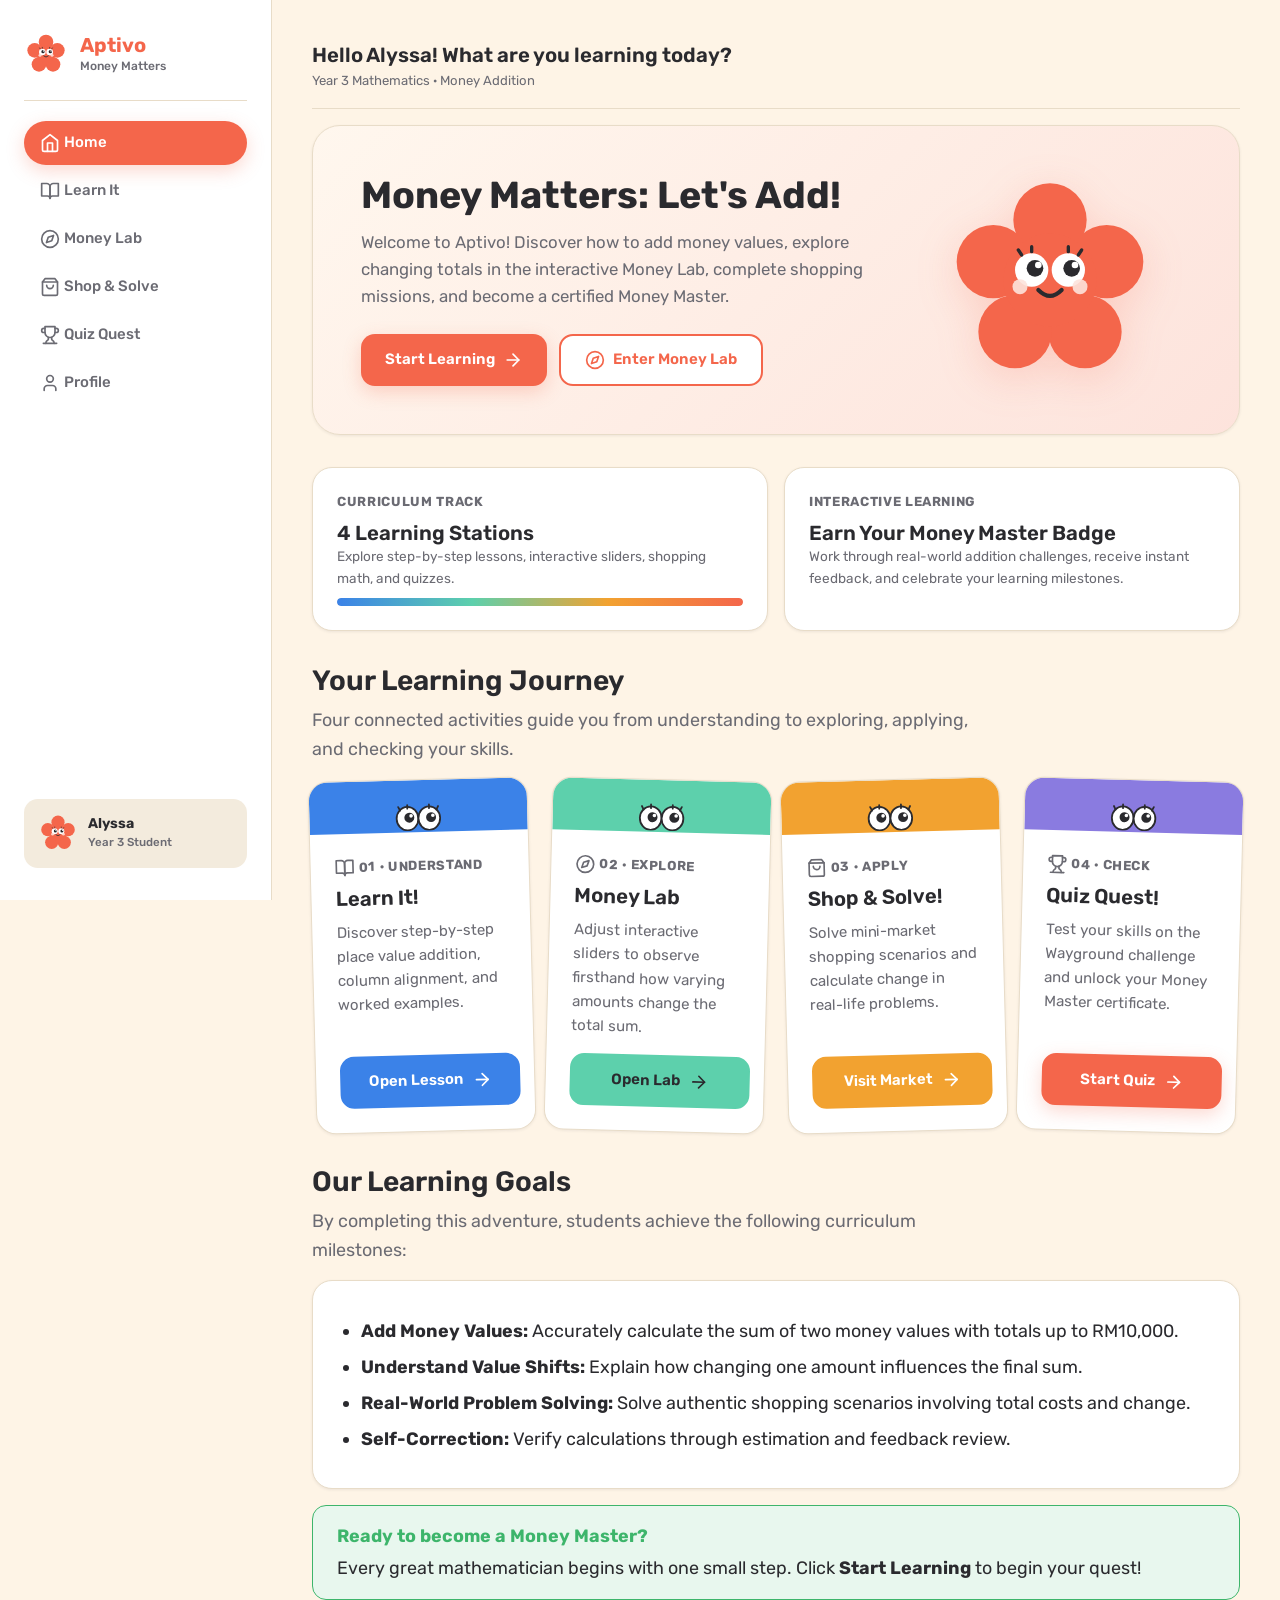
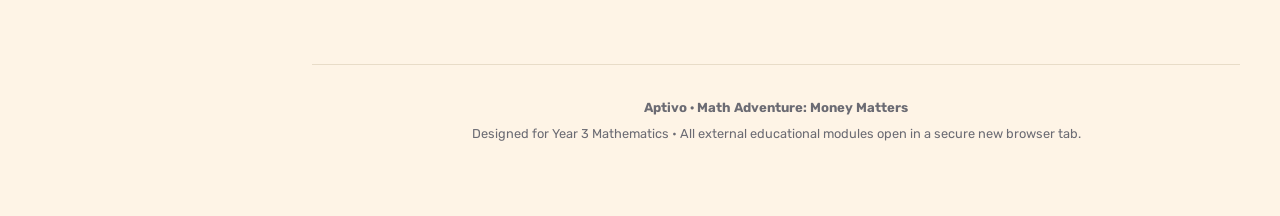
<file: index.html>
<!DOCTYPE html>
<html lang="en">
<head>
  <meta charset="UTF-8">
  <meta name="viewport" content="width=device-width, initial-scale=1.0, viewport-fit=cover">
  <title>Aptivo | Math Adventure: Money Matters</title>
  <link rel="preconnect" href="https://fonts.googleapis.com">
  <link rel="preconnect" href="https://fonts.gstatic.com" crossorigin>
  <link href="https://fonts.googleapis.com/css2?family=Rubik:wght@400;500;600;700&display=swap" rel="stylesheet">
  <link rel="stylesheet" href="style.css">
</head>
<body>

  <!-- ==========================================================================
       SVG ICON SPRITE & PETAL MASCOT (No Emojis - Clean 2px stroke icons)
       ========================================================================== -->
  <svg style="display: none;" xmlns="http://www.w3.org/2000/svg">
    <!-- Petal Mascot Full -->
    <symbol id="petal-mascot" viewBox="0 0 120 120">
      <circle cx="60" cy="24" r="22" fill="#F4664B"/>
      <circle cx="94" cy="49" r="22" fill="#F4664B"/>
      <circle cx="81" cy="91" r="22" fill="#F4664B"/>
      <circle cx="39" cy="91" r="22" fill="#F4664B"/>
      <circle cx="26" cy="49" r="22" fill="#F4664B"/>
      <circle cx="60" cy="60" r="28" fill="#F4664B"/>
      <!-- Eyes -->
      <circle cx="49" cy="54" r="10" fill="#FFFFFF"/>
      <circle cx="51" cy="53" r="5" fill="#2A2A2E"/>
      <circle cx="53" cy="51" r="2" fill="#FFFFFF"/>
      <circle cx="71" cy="54" r="10" fill="#FFFFFF"/>
      <circle cx="73" cy="53" r="5" fill="#2A2A2E"/>
      <circle cx="75" cy="51" r="2" fill="#FFFFFF"/>
      <!-- Eyelashes -->
      <path d="M43 45 L41 42 M49 43 L49 40 M71 43 L71 40 M77 45 L79 42" stroke="#2A2A2E" stroke-width="2" stroke-linecap="round"/>
      <!-- Rosy Cheeks -->
      <circle cx="42" cy="64" r="4.5" fill="#FDE3DC" opacity="0.9"/>
      <circle cx="78" cy="64" r="4.5" fill="#FDE3DC" opacity="0.9"/>
      <!-- Smile -->
      <path d="M53 66 Q60 73 67 66" fill="none" stroke="#2A2A2E" stroke-width="2.5" stroke-linecap="round"/>
    </symbol>

    <!-- Petal Peeking Eyes (Card Top Band) -->
    <symbol id="petal-eyes" viewBox="0 0 64 32">
      <ellipse cx="20" cy="18" rx="12" ry="13" fill="#FFFFFF" stroke="#2A2A2E" stroke-width="2"/>
      <circle cx="22" cy="17" r="5.5" fill="#2A2A2E"/>
      <circle cx="24" cy="15" r="2" fill="#FFFFFF"/>
      <path d="M12 9 L10 5 M20 7 L20 3" stroke="#2A2A2E" stroke-width="2" stroke-linecap="round"/>
      <ellipse cx="44" cy="18" rx="12" ry="13" fill="#FFFFFF" stroke="#2A2A2E" stroke-width="2"/>
      <circle cx="46" cy="17" r="5.5" fill="#2A2A2E"/>
      <circle cx="48" cy="15" r="2" fill="#FFFFFF"/>
      <path d="M44 7 L44 3 M52 9 L54 5" stroke="#2A2A2E" stroke-width="2" stroke-linecap="round"/>
    </symbol>

    <!-- UI Icons -->
    <symbol id="icon-panel-left" viewBox="0 0 24 24">
      <rect width="18" height="18" x="3" y="3" rx="2"/>
      <path d="M9 3v18"/>
    </symbol>
    <symbol id="icon-menu" viewBox="0 0 24 24">
      <line x1="4" x2="20" y1="12" y2="12"/>
      <line x1="4" x2="20" y1="6" y2="6"/>
      <line x1="4" x2="20" y1="18" y2="18"/>
    </symbol>
    <symbol id="icon-home" viewBox="0 0 24 24">
      <path d="m3 9 9-7 9 7v11a2 2 0 0 1-2 2H5a2 2 0 0 1-2-2z"/>
      <polyline points="9 22 9 12 15 12 15 22"/>
    </symbol>
    <symbol id="icon-book-open" viewBox="0 0 24 24">
      <path d="M2 3h6a4 4 0 0 1 4 4v14a3 3 0 0 0-3-3H2z"/>
      <path d="M22 3h-6a4 4 0 0 0-4 4v14a3 3 0 0 1 3-3h7z"/>
    </symbol>
    <symbol id="icon-compass" viewBox="0 0 24 24">
      <circle cx="12" cy="12" r="10"/>
      <polygon points="16.24 7.76 14.12 14.12 7.76 16.24 9.88 9.88 16.24 7.76"/>
    </symbol>
    <symbol id="icon-shopping-bag" viewBox="0 0 24 24">
      <path d="M6 2 3 6v14a2 2 0 0 0 2 2h14a2 2 0 0 0 2-2V6l-3-4Z"/>
      <path d="M3 6h18"/>
      <path d="M16 10a4 4 0 0 1-8 0"/>
    </symbol>
    <symbol id="icon-trophy" viewBox="0 0 24 24">
      <path d="M6 9H4.5a2.5 2.5 0 0 1 0-5H6"/>
      <path d="M18 9h1.5a2.5 2.5 0 0 0 0-5H18"/>
      <path d="M4 22h16"/>
      <path d="M10 14.66V17c0 .55-.47.98-.97 1.21C7.85 18.75 7 20.24 7 22"/>
      <path d="M14 14.66V17c0 .55.47.98.97 1.21C16.15 18.75 17 20.24 17 22"/>
      <path d="M18 2H6v7a6 6 0 0 0 12 0V2Z"/>
    </symbol>
    <symbol id="icon-bell" viewBox="0 0 24 24">
      <path d="M6 8a6 6 0 0 1 12 0c0 7 3 9 3 9H3s3-2 3-9"/>
      <path d="M10.3 21a1.94 1.94 0 0 0 3.4 0"/>
    </symbol>
    <symbol id="icon-flame" viewBox="0 0 24 24">
      <path d="M8.5 14.5A2.5 2.5 0 0 0 11 12c0-1.38-.5-2-1-3-1.072-2.143-.224-4.054 2-6 .5 2.5 2 4.9 4 6.5 2 1.6 3 3.5 3 5.5a7 7 0 1 1-14 0c0-1.153.433-2.294 1-3a2.5 2.5 0 0 0 2.5 2.5z"/>
    </symbol>
    <symbol id="icon-sparkles" viewBox="0 0 24 24">
      <path d="m12 3-1.912 5.813a2 2 0 0 1-1.275 1.275L3 12l5.813 1.912a2 2 0 0 1 1.275 1.275L12 21l1.912-5.813a2 2 0 0 1 1.275-1.275L21 12l-5.813-1.912a2 2 0 0 1-1.275-1.275L12 3Z"/>
    </symbol>
    <symbol id="icon-edit" viewBox="0 0 24 24">
      <path d="M17 3a2.85 2.83 0 1 1 4 4L7.5 20.5 2 22l1.5-5.5Z"/>
    </symbol>
    <symbol id="icon-ruler" viewBox="0 0 24 24">
      <path d="M21.3 15.3a2.4 2.4 0 0 1 0 3.4l-2.6 2.6a2.4 2.4 0 0 1-3.4 0L2.7 8.7a2.4 2.4 0 0 1 0-3.4l2.6-2.6a2.4 2.4 0 0 1 3.4 0l12.6 12.6z"/>
      <line x1="8" y1="6" x2="10" y2="8"/>
      <line x1="11" y1="9" x2="13" y2="11"/>
      <line x1="14" y1="12" x2="16" y2="14"/>
    </symbol>
    <symbol id="icon-plus-circle" viewBox="0 0 24 24">
      <circle cx="12" cy="12" r="10"/>
      <line x1="12" y1="8" x2="12" y2="16"/>
      <line x1="8" y1="12" x2="16" y2="12"/>
    </symbol>
    <symbol id="icon-check-circle" viewBox="0 0 24 24">
      <circle cx="12" cy="12" r="10"/>
      <path d="m9 12 2 2 4-4"/>
    </symbol>
    <symbol id="icon-check" viewBox="0 0 24 24">
      <polyline points="20 6 9 17 4 12"/>
    </symbol>
    <symbol id="icon-target" viewBox="0 0 24 24">
      <circle cx="12" cy="12" r="10"/>
      <circle cx="12" cy="12" r="6"/>
      <circle cx="12" cy="12" r="2"/>
    </symbol>
    <symbol id="icon-lightbulb" viewBox="0 0 24 24">
      <path d="M15 14c.2-1 .7-1.7 1.5-2.5 1-.9 1.5-2.2 1.5-3.5A6 6 0 0 0 6 8c0 1 .2 2.2 1.5 3.5.7.7 1.3 1.5 1.5 2.5"/>
      <path d="M9 18h6"/>
      <path d="M10 22h4"/>
    </symbol>
    <symbol id="icon-crown" viewBox="0 0 24 24">
      <path d="m2 4 3 12h14l3-12-6 7-4-7-4 7-6-7zm3 16h14"/>
    </symbol>
    <symbol id="icon-gem" viewBox="0 0 24 24">
      <path d="M6 3h12l4 6-10 13L2 9Z"/>
      <path d="M11 3 8 9l4 13 4-13-3-6"/>
      <path d="M2 9h20"/>
    </symbol>
    <symbol id="icon-gift" viewBox="0 0 24 24">
      <polyline points="20 12 20 22 4 22 4 12"/>
      <rect width="20" height="5" x="2" y="7"/>
      <line x1="12" y1="22" x2="12" y2="7"/>
      <path d="M12 7H7.5a2.5 2.5 0 0 1 0-5C11 2 12 7 12 7z"/>
      <path d="M12 7h4.5a2.5 2.5 0 0 0 0-5C13 2 12 7 12 7z"/>
    </symbol>
    <symbol id="icon-rotate-ccw" viewBox="0 0 24 24">
      <path d="M3 12a9 9 0 1 0 9-9 9.75 9.75 0 0 0-6.74 2.74L3 8"/>
      <path d="M3 3v5h5"/>
    </symbol>
    <symbol id="icon-external-link" viewBox="0 0 24 24">
      <path d="M18 13v6a2 2 0 0 1-2 2H5a2 2 0 0 1-2-2V8a2 2 0 0 1 2-2h6"/>
      <polyline points="15 3 21 3 21 9"/>
      <line x1="10" y1="14" x2="21" y2="3"/>
    </symbol>
    <symbol id="icon-info" viewBox="0 0 24 24">
      <circle cx="12" cy="12" r="10"/>
      <path d="M12 16v-4"/>
      <path d="M12 8h.01"/>
    </symbol>
    <symbol id="icon-arrow-right" viewBox="0 0 24 24">
      <path d="M5 12h14"/>
      <path d="m12 5 7 7-7 7"/>
    </symbol>
    <symbol id="icon-arrow-left" viewBox="0 0 24 24">
      <path d="M19 12H5"/>
      <path d="m12 19-7-7 7-7"/>
    </symbol>
    <symbol id="icon-user" viewBox="0 0 24 24">
      <path d="M19 21v-2a4 4 0 0 0-4-4H9a4 4 0 0 0-4 4v2"/>
      <circle cx="12" cy="7" r="4"/>
    </symbol>
    <symbol id="icon-lock" viewBox="0 0 24 24">
      <rect width="18" height="11" x="3" y="11" rx="2" ry="2"/>
      <path d="M7 11V7a5 5 0 0 1 10 0v4"/>
    </symbol>
    <symbol id="icon-volume" viewBox="0 0 24 24">
      <polygon points="11 5 6 9 2 9 2 15 6 15 11 19 11 5"/>
      <path d="M15.54 8.46a5 5 0 0 1 0 7.07"/>
      <path d="M19.07 4.93a10 10 0 0 1 0 14.14"/>
    </symbol>
  </svg>

  <!-- Mobile Backdrop Overlay -->
  <div id="navBackdrop" class="nav-backdrop"></div>

  <div class="app-layout">

    <!-- ==========================================================================
         ADAPTIVE & COLLAPSIBLE NAVIGATION SIDEBAR / RAIL / BOTTOM BAR
         ========================================================================== -->
    <nav class="app-nav" aria-label="Main Navigation">
      <div class="nav-brand">
        <button id="sidebarToggle" class="petal-toggle" aria-label="Toggle sidebar" title="Toggle sidebar">
          <!-- Layer 1: Petal mascot (visible by default) -->
          <svg class="petal-toggle-mascot" viewBox="0 0 120 120">
            <use href="#petal-mascot"></use>
          </svg>
          <!-- Layer 2: Panel toggle icon (hidden, revealed on hover) -->
          <svg class="petal-toggle-icon aptivo-icon" viewBox="0 0 24 24">
            <use href="#icon-panel-left"></use>
          </svg>
        </button>
        <div class="nav-brand-text">
          <div class="nav-brand-title">Aptivo</div>
          <div class="nav-brand-subtitle">Money Matters</div>
        </div>
      </div>

      <div class="nav-links">
        <button class="nav-item active" data-page="home" aria-label="Home">
          <svg class="aptivo-icon"><use href="#icon-home"></use></svg>
          <span>Home</span>
        </button>
        <button class="nav-item" data-page="learn" aria-label="Learn It">
          <svg class="aptivo-icon"><use href="#icon-book-open"></use></svg>
          <span>Learn It</span>
        </button>
        <button class="nav-item" data-page="explore" aria-label="Money Lab">
          <svg class="aptivo-icon"><use href="#icon-compass"></use></svg>
          <span>Money Lab</span>
        </button>
        <button class="nav-item" data-page="shop" aria-label="Shop and Solve">
          <svg class="aptivo-icon"><use href="#icon-shopping-bag"></use></svg>
          <span>Shop &amp; Solve</span>
        </button>
        <button class="nav-item" data-page="quiz" aria-label="Quiz Quest">
          <svg class="aptivo-icon"><use href="#icon-trophy"></use></svg>
          <span>Quiz Quest</span>
        </button>
        <button class="nav-item" data-page="profile" aria-label="Profile">
          <svg class="aptivo-icon"><use href="#icon-user"></use></svg>
          <span>Profile</span>
        </button>
      </div>

      <div class="nav-user-badge" id="sidebarUserBadge" data-go="profile" role="button" tabindex="0" title="View Profile">
        <svg style="width: 36px; height: 36px; flex-shrink: 0;"><use href="#petal-mascot"></use></svg>
        <div class="user-badge-info">
          <div id="sidebarUserName" class="user-name-text">Alyssa</div>
          <div class="user-badge-role">Year 3 Student</div>
        </div>
      </div>
    </nav>

    <!-- ==========================================================================
         MAIN CONTENT VIEWPORT
         ========================================================================== -->
    <main class="app-main">

      <!-- TOPBAR GREETING & STATUS -->
      <header class="app-topbar">
        <div class="topbar-left">
          <button id="menuToggle" class="topbar-menu-btn" aria-label="Toggle navigation menu" title="Toggle navigation menu">
            <svg class="aptivo-icon"><use href="#icon-menu"></use></svg>
          </button>
          <div>
            <div id="topbarGreeting" class="topbar-greeting">Hello Alyssa! What are you learning today?</div>
            <div class="topbar-meta">Year 3 Mathematics &middot; Money Addition</div>
          </div>
        </div>

      </header>

      <!-- ================= HOME PAGE ================= -->
      <section class="page active" id="home">

        <div class="hero">
          <div class="hero-inner">
            <div>
              <h1>Money Matters: Let's Add!</h1>
              <p class="lead">
                Welcome to Aptivo! Discover how to add money values, explore changing totals in the interactive Money Lab, complete shopping missions, and become a certified Money Master.
              </p>
              <div class="button-row">
                <button class="btn btn-primary" data-go="learn">
                  <span>Start Learning</span>
                  <svg class="aptivo-icon"><use href="#icon-arrow-right"></use></svg>
                </button>
                <button class="btn btn-secondary" data-go="explore">
                  <svg class="aptivo-icon"><use href="#icon-compass"></use></svg>
                  <span>Enter Money Lab</span>
                </button>
              </div>
            </div>
            <div class="hero-mascot-wrapper">
              <svg class="hero-mascot-svg" viewBox="0 0 120 120"><use href="#petal-mascot"></use></svg>
            </div>
          </div>
        </div>

        <!-- DASHBOARD OVERVIEW: CURRICULUM & PRACTICE -->
        <div class="grid grid-2" style="margin-bottom: var(--space-6);">
          <div class="card">
            <span class="card-tag">Curriculum Track</span>
            <h3>4 Learning Stations</h3>
            <p style="font-size: 0.85rem; margin-bottom: 8px;">Explore step-by-step lessons, interactive sliders, shopping math, and quizzes.</p>
            <div style="height: 8px; background: var(--color-surface-muted); border-radius: var(--radius-full); overflow: hidden;">
              <div style="width: 100%; height: 100%; background: linear-gradient(90deg, var(--subject-math), var(--subject-logic), var(--subject-reading), var(--color-brand)); border-radius: var(--radius-full);"></div>
            </div>
          </div>

          <div class="card">
            <span class="card-tag">Interactive Learning</span>
            <h3>Earn Your Money Master Badge</h3>
            <p style="font-size: 0.85rem;">Work through real-world addition challenges, receive instant feedback, and celebrate your learning milestones.</p>
          </div>
        </div>

        <!-- LEARNING JOURNEY TILES (Petal Peeking Cards) -->
        <div class="section-heading">
          <h2>Your Learning Journey</h2>
          <p>Four connected activities guide you from understanding to exploring, applying, and checking your skills.</p>
        </div>

        <div class="grid grid-4 grid-cards-tilt">

          <!-- Station 1 -->
          <article class="card-petal-peek">
            <div class="card-peek-header">
              <svg class="card-peek-eyes"><use href="#petal-eyes"></use></svg>
            </div>
            <div class="card-peek-body">
              <span class="card-tag">
                <svg class="aptivo-icon"><use href="#icon-book-open"></use></svg>
                <span>01 &middot; Understand</span>
              </span>
              <h3>Learn It!</h3>
              <p>Discover step-by-step place value addition, column alignment, and worked examples.</p>
              <button class="btn btn-math" data-go="learn">
                <span>Open Lesson</span>
                <svg class="aptivo-icon"><use href="#icon-arrow-right"></use></svg>
              </button>
            </div>
          </article>

          <!-- Station 2 -->
          <article class="card-petal-peek">
            <div class="card-peek-header logic">
              <svg class="card-peek-eyes"><use href="#petal-eyes"></use></svg>
            </div>
            <div class="card-peek-body">
              <span class="card-tag">
                <svg class="aptivo-icon"><use href="#icon-compass"></use></svg>
                <span>02 &middot; Explore</span>
              </span>
              <h3>Money Lab</h3>
              <p>Adjust interactive sliders to observe firsthand how varying amounts change the total sum.</p>
              <button class="btn btn-logic" data-go="explore">
                <span>Open Lab</span>
                <svg class="aptivo-icon"><use href="#icon-arrow-right"></use></svg>
              </button>
            </div>
          </article>

          <!-- Station 3 -->
          <article class="card-petal-peek">
            <div class="card-peek-header reading">
              <svg class="card-peek-eyes"><use href="#petal-eyes"></use></svg>
            </div>
            <div class="card-peek-body">
              <span class="card-tag">
                <svg class="aptivo-icon"><use href="#icon-shopping-bag"></use></svg>
                <span>03 &middot; Apply</span>
              </span>
              <h3>Shop &amp; Solve!</h3>
              <p>Solve mini-market shopping scenarios and calculate change in real-life problems.</p>
              <button class="btn btn-reading" data-go="shop">
                <span>Visit Market</span>
                <svg class="aptivo-icon"><use href="#icon-arrow-right"></use></svg>
              </button>
            </div>
          </article>

          <!-- Station 4 -->
          <article class="card-petal-peek">
            <div class="card-peek-header art">
              <svg class="card-peek-eyes"><use href="#petal-eyes"></use></svg>
            </div>
            <div class="card-peek-body">
              <span class="card-tag">
                <svg class="aptivo-icon"><use href="#icon-trophy"></use></svg>
                <span>04 &middot; Check</span>
              </span>
              <h3>Quiz Quest!</h3>
              <p>Test your skills on the Wayground challenge and unlock your Money Master certificate.</p>
              <button class="btn btn-primary" data-go="quiz">
                <span>Start Quiz</span>
                <svg class="aptivo-icon"><use href="#icon-arrow-right"></use></svg>
              </button>
            </div>
          </article>

        </div>

        <!-- GOALS & NOTICE -->
        <div class="section-heading">
          <h2>Our Learning Goals</h2>
          <p>By completing this adventure, students achieve the following curriculum milestones:</p>
        </div>

        <div class="card">
          <ul class="list">
            <li><strong>Add Money Values:</strong> Accurately calculate the sum of two money values with totals up to RM10,000.</li>
            <li><strong>Understand Value Shifts:</strong> Explain how changing one amount influences the final sum.</li>
            <li><strong>Real-World Problem Solving:</strong> Solve authentic shopping scenarios involving total costs and change.</li>
            <li><strong>Self-Correction:</strong> Verify calculations through estimation and feedback review.</li>
          </ul>
        </div>

        <div class="callout success">
          <div>
            <strong>Ready to become a Money Master?</strong>
            <p style="margin-top: 4px; color: var(--color-ink);">
              Every great mathematician begins with one small step. Click <strong>Start Learning</strong> to begin your quest!
            </p>
          </div>
        </div>

      </section>

      <!-- ================= LEARN IT PAGE ================= -->
      <section class="page" id="learn">

        <div class="hero" style="background: linear-gradient(135deg, #fff7ee 0%, var(--subject-math-tint) 100%);">
          <h1>Learn It!</h1>
          <p class="lead">
            Adding money is easy when you take it step-by-step. Align your place values, calculate column by column from the right, and verify your result.
          </p>
        </div>

        <div class="section-heading">
          <h2>How to Add Money</h2>
          <p>Follow these four simple steps for every addition problem:</p>
        </div>

        <div class="steps-grid">
          <div class="step-card">
            <div class="step-card-header">
              <svg class="aptivo-icon"><use href="#icon-edit"></use></svg>
              <span>1. Write</span>
            </div>
            <p>Arrange the currency amounts in vertical columns clearly.</p>
          </div>

          <div class="step-card">
            <div class="step-card-header">
              <svg class="aptivo-icon"><use href="#icon-ruler"></use></svg>
              <span>2. Align</span>
            </div>
            <p>Line up the ones, tens, hundreds, and thousands place values.</p>
          </div>

          <div class="step-card">
            <div class="step-card-header">
              <svg class="aptivo-icon"><use href="#icon-plus-circle"></use></svg>
              <span>3. Add</span>
            </div>
            <p>Begin from the smallest place value and regroup when needed.</p>
          </div>

          <div class="step-card">
            <div class="step-card-header">
              <svg class="aptivo-icon"><use href="#icon-check-circle"></use></svg>
              <span>4. Check</span>
            </div>
            <p>Use estimation or subtraction to verify your final total.</p>
          </div>
        </div>

        <!-- Worked Example Box -->
        <div class="example-box">
          <div class="card-tag" style="color: var(--subject-math-dark);">
            <svg class="aptivo-icon"><use href="#icon-lightbulb"></use></svg>
            <span>Worked Example</span>
          </div>
          <div class="mathline">RM1,250 + RM2,375 = RM3,625</div>
          <div style="background: var(--color-surface); padding: var(--space-4); border-radius: var(--radius-md); max-width: 480px; margin: 0 auto; border: 1px solid var(--color-border);">
            <p style="color: var(--color-ink); margin: 0;">
              Thousands: 1,000 + 2,000 = <strong>3,000</strong><br>
              Hundreds: 200 + 300 = <strong>500</strong><br>
              Tens: 50 + 70 = <strong>120</strong><br>
              Ones: 0 + 5 = <strong>5</strong><br>
              <strong>Total: RM3,625</strong>
            </p>
          </div>
        </div>

        <!-- Interactive Practice Reveal Cards -->
        <div class="section-heading">
          <h2>Let's Understand Better!</h2>
          <p>Work out each question in your notebook, then open the drawer to reveal the answer.</p>
        </div>

        <div class="grid grid-2">
          <div class="card">
            <h3>Example 1: Practice</h3>
            <p>Calculate RM2,430 + RM1,560.</p>
            <details>
              <summary>Reveal Answer</summary>
              <p>RM2,430 + RM1,560 = <strong>RM3,990</strong></p>
            </details>
          </div>

          <div class="card">
            <h3>Example 2: Challenge</h3>
            <p>Calculate RM4,125 + RM875. Notice how regrouping takes place.</p>
            <details>
              <summary>Reveal Answer</summary>
              <p>RM4,125 + RM875 = <strong>RM5,000</strong></p>
            </details>
          </div>
        </div>

        <div class="callout info">
          <div>
            <strong>Teacher &amp; Parent Note:</strong>
            <p style="margin-top: 4px; color: var(--color-ink);">
              These examples reinforce place-value alignment and regrouping techniques aligned with Year 3 mathematics curriculum objectives.
            </p>
          </div>
        </div>

        <!-- Google Slides Embed -->
        <div class="embed-container">
          <div class="section-heading" style="margin-top: 0;">
            <h2>Money Matters Learning Slides</h2>
            <p>Explore the full slide deck to learn about currency, needs vs. wants, and regrouping.</p>
          </div>

          <div class="embed-frame">
            <iframe
              src="https://docs.google.com/presentation/d/e/2PACX-1vRmRy9zsdWv8lp_cDHG3ubAgZKWbZkLlPDnFszLi4yw2iwRZ9pJfeh90gZbQpcR4LKCvmuvIQ2THU39/pubembed?start=true&amp;loop=true&amp;delayms=3000"
              title="Published Money Matters Learning Slides"
              loading="eager"
              referrerpolicy="strict-origin-when-cross-origin"
              allow="autoplay; fullscreen"
              allowfullscreen>
            </iframe>
          </div>

          <div class="button-row" style="justify-content: center; margin-top: var(--space-4);">
            <a class="btn btn-secondary"
               href="https://docs.google.com/presentation/d/1bDn7kJJfVZO6Lc3-D1jgBWLs86KCxsthIFsyspmdUK8/edit?usp=sharing"
               target="_blank"
               rel="noopener noreferrer">
              <span>Open Google Slides in New Tab</span>
              <svg class="aptivo-icon"><use href="#icon-external-link"></use></svg>
            </a>
          </div>
        </div>

        <div class="button-row">
          <button class="btn btn-logic" data-go="explore">
            <span>Next: Explore It</span>
            <svg class="aptivo-icon"><use href="#icon-arrow-right"></use></svg>
          </button>
        </div>

      </section>

      <!-- ================= EXPLORE IT (MONEY LAB) ================= -->
      <section class="page" id="explore">

        <div class="hero" style="background: linear-gradient(135deg, #fff7ee 0%, var(--subject-logic-tint) 100%);">
          <h1>Explore It!</h1>
          <p class="lead">
            Welcome to the Money Lab! Move the sliders to test different amounts and observe in real-time how changing one amount impacts the total sum.
          </p>
        </div>

        <div class="section-heading">
          <h2>Interactive Money Lab</h2>
          <p>Try modifying one amount while keeping the other steady to observe patterns.</p>
        </div>

        <div class="lab-grid">
          <div class="control-card">
            <div class="control-header">
              <span>First Amount</span>
              <span class="amount-badge" id="labelA">RM1,250</span>
            </div>
            <label for="amountA" class="visually-hidden" style="display:none;">First Amount Slider</label>
            <input id="amountA" type="range" min="0" max="5000" step="50" value="1250" aria-label="First Amount Slider">
            <p style="font-size: 0.85rem;">Slide between RM0 and RM5,000.</p>
          </div>

          <div class="control-card">
            <div class="control-header">
              <span>Second Amount</span>
              <span class="amount-badge" id="labelB">RM2,375</span>
            </div>
            <label for="amountB" class="visually-hidden" style="display:none;">Second Amount Slider</label>
            <input id="amountB" type="range" min="0" max="5000" step="25" value="2375" aria-label="Second Amount Slider">
            <p style="font-size: 0.85rem;">Slide between RM0 and RM5,000.</p>
          </div>
        </div>

        <div class="total-display-card">
          <span class="card-tag" style="justify-content: center; color: var(--subject-logic-dark);">Your Total Sum</span>
          <div class="total-number" id="total">RM3,625</div>
          <p id="equation" style="font-size: 1.15rem; font-weight: 600; color: var(--color-ink);">RM1,250 + RM2,375 = RM3,625</p>
          <p id="limitNote" style="font-size: 0.85rem; margin-top: 8px;">Great exploring! The total is within RM10,000.</p>
          <div style="margin-top: var(--space-4);">
            <button class="btn btn-ghost" id="resetLab" type="button" style="display: inline-flex; width: auto;">
              <svg class="aptivo-icon"><use href="#icon-rotate-ccw"></use></svg>
              <span>Reset Amounts</span>
            </button>
          </div>
        </div>

        <!-- TREASURE HUNT CHALLENGES -->
        <div class="section-heading">
          <h2>Money Explorer: Treasure Hunt!</h2>
          <p>Solve all three addition challenges to unlock your Money Master badge.</p>
        </div>

        <div class="card" style="border: 2px solid var(--color-brand-soft); background: var(--color-surface);">
          <div style="text-align: center; margin-bottom: var(--space-4);">
            <h3>The RM10,000 Treasure Hunt</h3>
            <p>Solve each problem carefully and select the correct option.</p>
          </div>

          <!-- Challenge 1 -->
          <div class="mission-box">
            <span class="card-tag">Challenge 1 &middot; Shopping Bag</span>
            <h4>What is the total cost of both items?</h4>
            <p style="margin: 8px 0; color: var(--color-ink);">Handbag: RM1,250 &bull; Shoes: RM2,375</p>
            <div class="mission-choices">
              <button class="btn btn-secondary mission-btn" type="button" onclick="checkMoneyMission(1,'3625')">RM3,625</button>
              <button class="btn btn-secondary mission-btn" type="button" onclick="checkMoneyMission(1,'3525')">RM3,525</button>
              <button class="btn btn-secondary mission-btn" type="button" onclick="checkMoneyMission(1,'3725')">RM3,725</button>
            </div>
            <p id="missionFeedback1" class="feedback" aria-live="polite"></p>
          </div>

          <!-- Challenge 2 -->
          <div class="mission-box">
            <span class="card-tag">Challenge 2 &middot; Unlock the Treasure</span>
            <h4>Which amount completes the RM10,000 goal?</h4>
            <p style="margin: 8px 0; color: var(--color-ink);">RM6,250 + RM_____ = RM10,000</p>
            <div class="mission-choices">
              <button class="btn btn-secondary mission-btn" type="button" onclick="checkMoneyMission(2,'3750')">RM3,750</button>
              <button class="btn btn-secondary mission-btn" type="button" onclick="checkMoneyMission(2,'3250')">RM3,250</button>
              <button class="btn btn-secondary mission-btn" type="button" onclick="checkMoneyMission(2,'4250')">RM4,250</button>
            </div>
            <p id="missionFeedback2" class="feedback" aria-live="polite"></p>
          </div>

          <!-- Challenge 3 -->
          <div class="mission-box">
            <span class="card-tag">Challenge 3 &middot; The Final Key</span>
            <h4>Calculate the total cost of all three gifts:</h4>
            <p style="margin: 8px 0; color: var(--color-ink);">Gift A: RM2,450 &bull; Gift B: RM3,275 &bull; Gift C: RM1,500</p>
            <div class="mission-choices">
              <button class="btn btn-secondary mission-btn" type="button" onclick="checkMoneyMission(3,'7125')">RM7,125</button>
              <button class="btn btn-secondary mission-btn" type="button" onclick="checkMoneyMission(3,'7225')">RM7,225</button>
              <button class="btn btn-secondary mission-btn" type="button" onclick="checkMoneyMission(3,'7325')">RM7,325</button>
            </div>
            <p id="missionFeedback3" class="feedback" aria-live="polite"></p>
          </div>

          <!-- Score Card -->
          <div class="total-display-card" style="background: var(--color-surface-muted); border-color: var(--color-border); margin-top: var(--space-4);">
            <span class="card-tag" style="justify-content: center;">Treasure Progress</span>
            <div class="total-number" id="missionScore" style="color: var(--color-brand-strong);">0/3</div>
            <p id="missionResult" style="color: var(--color-ink);">Complete all three challenges to collect your badge!</p>
            <div style="margin-top: var(--space-3);">
              <button class="btn btn-ghost" type="button" onclick="resetMoneyMission()" style="width: auto;">
                <svg class="aptivo-icon"><use href="#icon-rotate-ccw"></use></svg>
                <span>Reset Challenges</span>
              </button>
            </div>
          </div>
        </div>

        <!-- Genially Embed -->
        <div class="embed-container">
          <div class="section-heading" style="margin-top: 0;">
            <h2>Money Detectives: The Lost Treasure</h2>
            <p>Solve clues and crack mathematical puzzles in this interactive detective case.</p>
          </div>

          <div class="embed-frame">
            <iframe
              src="https://view.genially.com/6ade12c016fb94416fbd1c38"
              title="Money Detectives: The Lost Treasure"
              loading="lazy"
              allowfullscreen="true"
              scrolling="yes">
            </iframe>
          </div>

          <div class="button-row" style="justify-content: center; margin-top: var(--space-4);">
            <a class="btn btn-secondary"
               href="https://view.genially.com/6ade12c016fb94416fbd1c38"
               target="_blank"
               rel="noopener noreferrer">
              <span>Open Money Detectives in New Tab</span>
              <svg class="aptivo-icon"><use href="#icon-external-link"></use></svg>
            </a>
          </div>
        </div>

        <div class="button-row">
          <button class="btn btn-secondary" data-go="learn">
            <svg class="aptivo-icon"><use href="#icon-arrow-left"></use></svg>
            <span>Back to Learn It</span>
          </button>
          <button class="btn btn-reading" data-go="shop">
            <span>Next: Shop &amp; Solve</span>
            <svg class="aptivo-icon"><use href="#icon-arrow-right"></use></svg>
          </button>
        </div>

      </section>

      <!-- ================= SHOP & SOLVE PAGE ================= -->
      <section class="page" id="shop">

        <div class="hero" style="background: linear-gradient(135deg, #fff7ee 0%, var(--subject-reading-tint) 100%);">
          <h1>Shop &amp; Solve!</h1>
          <p class="lead">
            Welcome to the Money Matters Mini Market! Put your addition skills into practice: total up school supply prices and calculate the right change.
          </p>
        </div>

        <div class="card" style="margin-bottom: var(--space-5);">
          <div class="section-heading" style="margin-top: 0;">
            <h2>Mini Market Adventure Mission</h2>
            <p>Launch the interactive Canva presentation and follow the step-by-step instructions on each shopping card.</p>
          </div>

          <div class="callout info">
            <div>
              <strong>Shopping Guidelines:</strong>
              <p style="margin-top: 4px; color: var(--color-ink);">
                Always stick to the product prices and quantities given in your mission card before calculating your change.
              </p>
            </div>
          </div>

          <div class="steps-grid" style="margin: var(--space-4) 0;">
            <div class="step-card">
              <span style="font-weight: 700; color: var(--subject-reading-dark);">1. Read</span>
              <p>Review the mission list and find the items.</p>
            </div>
            <div class="step-card">
              <span style="font-weight: 700; color: var(--subject-reading-dark);">2. Total</span>
              <p>Add up the item prices accurately.</p>
            </div>
            <div class="step-card">
              <span style="font-weight: 700; color: var(--subject-reading-dark);">3. Subtract</span>
              <p>Calculate change from the amount paid.</p>
            </div>
            <div class="step-card">
              <span style="font-weight: 700; color: var(--subject-reading-dark);">4. Check</span>
              <p>Verify your solution on the slide.</p>
            </div>
          </div>

          <div class="button-row" style="justify-content: center;">
            <a class="btn btn-reading"
               href="https://canva.link/mini-market-money-adventure-app"
               target="_blank"
               rel="noopener noreferrer">
              <span>Start Mini Market Adventure</span>
              <svg class="aptivo-icon"><use href="#icon-external-link"></use></svg>
            </a>
          </div>
        </div>

        <div class="grid grid-2">
          <div class="card">
            <div class="card-tag">Curriculum Focus</div>
            <h3>Mathematics Skills</h3>
            <ul class="list">
              <li>Adding multiple decimal and currency amounts</li>
              <li>Calculating combined purchase costs</li>
              <li>Subtracting to find accurate change</li>
              <li>Applying math to practical daily life scenarios</li>
            </ul>
          </div>

          <div class="card">
            <div class="card-tag">Curriculum Focus</div>
            <h3>Learning Outcomes</h3>
            <p>
              Students will apply addition and subtraction concepts to everyday commerce, developing confidence in mental math and transactional accuracy.
            </p>
            <div style="margin-top: var(--space-3); display: flex; gap: var(--space-2);">
              <span class="card-tag" style="color: var(--subject-reading-dark);">Year 3 Math</span>
              <span class="card-tag" style="color: var(--subject-reading-dark);">Ringgit Malaysia</span>
            </div>
          </div>
        </div>

        <div class="example-box reading" style="margin-top: var(--space-5);">
          <div class="card-tag" style="color: var(--subject-reading-dark);">
            <svg class="aptivo-icon"><use href="#icon-lightbulb"></use></svg>
            <span>Quick Practice Scenario</span>
          </div>
          <p style="color: var(--color-ink);">A student buys a notebook for RM3.20 and a pen for RM2.50.</p>
          <div class="mathline" style="font-size: 1.5rem; color: var(--subject-reading-dark);">
            RM3.20 + RM2.50 = RM5.70
          </div>
          <p style="color: var(--color-ink); text-align: center;">
            Paying with a RM10 note: <strong style="color: var(--subject-reading-dark); font-size: 1.05rem;">RM10.00 &minus; RM5.70 = RM4.30 change</strong>
          </p>
        </div>

        <div class="button-row">
          <button class="btn btn-secondary" data-go="explore">
            <svg class="aptivo-icon"><use href="#icon-arrow-left"></use></svg>
            <span>Back to Money Lab</span>
          </button>
          <button class="btn btn-primary" data-go="quiz">
            <span>Next: Quiz Quest</span>
            <svg class="aptivo-icon"><use href="#icon-arrow-right"></use></svg>
          </button>
        </div>

      </section>

      <!-- ================= QUIZ QUEST PAGE ================= -->
      <section class="page" id="quiz">

        <div class="hero" style="background: linear-gradient(135deg, #fff7ee 0%, var(--subject-art-tint) 100%);">
          <h1>Quiz Quest!</h1>
          <p class="lead">
            You have learned, explored, and shopped! Now show what you know about adding money in the official Wayground Challenge.
          </p>
        </div>

        <div class="card" style="text-align: center; padding: var(--space-6);">
          <h2>Money Addition Challenge</h2>
          <p style="max-width: 50ch; margin: var(--space-2) auto var(--space-5);">
            Launch the Year 3 Money Addition Quiz on Wayground. Answer each challenge question carefully to evaluate your mastery and claim your certificate.
          </p>

          <div class="callout info" style="text-align: left; max-width: 520px; margin: 0 auto var(--space-5);">
            <div>
              <strong>Before You Begin:</strong>
              <ol class="list" style="margin: 4px 0 0 16px; padding: 0;">
                <li>Ensure a steady internet connection.</li>
                <li>Work out each question on scratch paper.</li>
                <li>Submit your answers and review the feedback.</li>
              </ol>
            </div>
          </div>

          <a class="btn btn-primary"
             style="max-width: 280px; margin: 0 auto;"
             href="https://wayground.com/join/pre-game/running/U2FsdGVkX19cceuWRCtK74krskNpvcOmukrlk4rNYGsit2WYg0JDJcCQOTFtAmgmj4KNBzWceGdcsiv89rXoXw%253D%253D/start"
             target="_blank"
             rel="noopener noreferrer">
            <span>Open Wayground Quiz</span>
            <svg class="aptivo-icon"><use href="#icon-external-link"></use></svg>
          </a>
        </div>

        <div class="grid grid-2" style="margin-top: var(--space-5);">
          <div class="card">
            <span class="card-tag">Key Competencies</span>
            <h3>Skills Evaluated</h3>
            <ul class="list">
              <li>Adding two or three multi-digit money values</li>
              <li>Column alignment and place value comprehension</li>
              <li>Carrying over / regrouping technique</li>
              <li>Solving word problems with accuracy</li>
            </ul>
          </div>

          <div class="card">
            <span class="card-tag">Growth Mindset</span>
            <h3>Keep Learning &amp; Growing</h3>
            <p>
              Remember: mistakes are a natural part of learning! Take your time, inspect the feedback carefully, and try again whenever you like.
            </p>
          </div>
        </div>

        <div class="button-row">
          <button class="btn btn-secondary" data-go="shop">
            <svg class="aptivo-icon"><use href="#icon-arrow-left"></use></svg>
            <span>Back to Shop &amp; Solve</span>
          </button>
          <button class="btn btn-primary" data-go="home">
            <svg class="aptivo-icon"><use href="#icon-home"></use></svg>
            <span>Return Home</span>
          </button>
        </div>

      </section>

      <!-- ================= PROFILE PAGE ================= -->
      <section class="page" id="profile">
        <div class="profile-container">

          <!-- Profile Identity Card -->
          <div class="card profile-header-card">
            <div class="profile-avatar-wrap">
              <svg class="profile-avatar-svg"><use href="#petal-mascot"></use></svg>
            </div>
            <div class="profile-identity">
              <h1 id="profileDisplayName" class="profile-name-title">Alyssa</h1>
              <p class="profile-subtitle">Year 3 Student &middot; Money Matters Explorer</p>
            </div>

            <div class="profile-edit-box">
              <label for="profileNameDisplay" class="profile-label">
                <span>Student Name</span>
              </label>

              <!-- Single input field with edit pencil button on the right side -->
              <div class="profile-input-bar">
                <input id="profileNameDisplay" class="profile-display-input" type="text" value="Alyssa" readonly aria-label="Current student name" title="Click edit pencil to change your name" maxlength="25" autocomplete="off">
                <button id="profileEditBtn" class="profile-pencil-btn" type="button" aria-label="Edit name" title="Edit your name">
                  <svg class="aptivo-icon sm"><use href="#icon-edit"></use></svg>
                </button>
              </div>

              <!-- Cancel on left and Confirm on right below the input field -->
              <div id="profileActionsRow" class="profile-actions-row" style="display: none;">
                <button id="profileCancelBtn" type="button" class="btn btn-secondary profile-btn-cancel" aria-label="Cancel editing">
                  <span>Cancel</span>
                </button>
                <button id="profileConfirmBtn" type="button" class="btn btn-primary profile-btn-confirm" aria-label="Confirm name">
                  <span>Confirm</span>
                </button>
              </div>

              <p class="profile-hint">Petal will use this name across your learning journey, topbar greetings, and challenge milestones.</p>
            </div>
          </div>

          <!-- 3 Stat Metric Tiles -->
          <div class="profile-stats-grid">
            <div class="card stat-tile">
              <div class="stat-number" style="color: var(--subject-math);">4/4</div>
              <div class="stat-label">Stations Explored</div>
            </div>
            <div class="card stat-tile">
              <div class="stat-number" style="color: var(--color-brand);">3</div>
              <div class="stat-label">Trophies Earned</div>
            </div>
            <div class="card stat-tile">
              <div class="stat-number" style="color: var(--subject-logic-dark);">6 Days</div>
              <div class="stat-label">Active Streak</div>
            </div>
          </div>

          <!-- Trophy & Achievements Showcase -->
          <div class="card" style="margin-top: var(--space-5);">
            <div class="card-tag">Achievements Showcase</div>
            <h3>Your Milestone Badges</h3>
            <p style="margin-bottom: var(--space-4);">Celebrate your progress across arithmetic challenges and real-world currency calculations.</p>

            <div class="profile-trophy-grid">
              <div class="trophy-card unlocked">
                <svg class="aptivo-icon lg" style="color: var(--color-brand);"><use href="#icon-trophy"></use></svg>
                <div>
                  <h4>Money Master</h4>
                  <p>Mastered column addition and regrouping technique.</p>
                </div>
              </div>

              <div class="trophy-card unlocked">
                <svg class="aptivo-icon lg" style="color: var(--subject-math);"><use href="#icon-gem"></use></svg>
                <div>
                  <h4>Treasure Hunter</h4>
                  <p>Solved addition puzzles in the interactive Money Lab.</p>
                </div>
              </div>

              <div class="trophy-card unlocked">
                <svg class="aptivo-icon lg" style="color: var(--subject-reading-dark);"><use href="#icon-shopping-bag"></use></svg>
                <div>
                  <h4>Market Pro</h4>
                  <p>Calculated multi-item shopping costs and accurate change.</p>
                </div>
              </div>

              <div class="trophy-card locked">
                <svg class="aptivo-icon lg" style="color: var(--color-ink-soft);"><use href="#icon-lock"></use></svg>
                <div>
                  <h4>Speed Adder</h4>
                  <p>Locked &middot; Complete the upcoming timed addition sprint.</p>
                </div>
              </div>
            </div>
          </div>

          <!-- Settings & Actions -->
          <div class="card" style="margin-top: var(--space-5);">
            <div class="card-tag">Preferences</div>
            <h3>Settings &amp; Data</h3>

            <div class="settings-list">
              <div class="settings-item">
                <div class="settings-info">
                  <svg class="aptivo-icon" style="color: var(--color-brand);"><use href="#icon-volume"></use></svg>
                  <div>
                    <div class="settings-title">Sound Effects</div>
                    <div class="settings-desc">Play cheerful sound feedback during quizzes and treasure hunts</div>
                  </div>
                </div>
                <button id="soundToggle" class="btn btn-ghost" style="padding: 6px 14px; font-size: 0.85rem;" aria-label="Toggle sound effects">
                  <span id="soundToggleLabel">Enabled</span>
                </button>
              </div>

              <div class="settings-item">
                <div class="settings-info">
                  <svg class="aptivo-icon" style="color: var(--color-ink-soft);"><use href="#icon-rotate-ccw"></use></svg>
                  <div>
                    <div class="settings-title">Reset Mission Progress</div>
                    <div class="settings-desc">Clear your Money Lab treasure score and start challenges fresh</div>
                  </div>
                </div>
                <button id="resetProgressBtn" class="btn btn-ghost" style="padding: 6px 14px; font-size: 0.85rem; color: var(--color-brand);" aria-label="Reset progress">
                  <span>Reset</span>
                </button>
              </div>
            </div>
            <div id="settingsFeedback" style="display: none; margin-top: var(--space-3); font-size: 0.85rem; color: var(--color-success); font-weight: 600;"></div>
          </div>

          <!-- Navigation Button Row -->
          <div class="button-row" style="margin-top: var(--space-6);">
            <button class="btn btn-secondary" data-go="home">
              <svg class="aptivo-icon"><use href="#icon-home"></use></svg>
              <span>Back to Home</span>
            </button>
            <button class="btn btn-primary" data-go="explore">
              <svg class="aptivo-icon"><use href="#icon-compass"></use></svg>
              <span>Go to Money Lab</span>
            </button>
          </div>

        </div>
      </section>

      <!-- FOOTER -->
      <footer>
        <p style="margin-bottom: 6px;">
          <strong>Aptivo &middot; Math Adventure: Money Matters</strong>
        </p>
        <p style="font-size: 0.8rem; color: var(--color-ink-soft);">
          Designed for Year 3 Mathematics &bull; All external educational modules open in a secure new browser tab.
        </p>
      </footer>

    </main>

  </div>

  <script src="script.js"></script>
</body>
</html>
</file>
<file: style.css>
@import url('https://fonts.googleapis.com/css2?family=Rubik:wght@400;500;600;700&display=swap');

/* ==========================================================================
   APTIVO DESIGN SYSTEM TOKENS (design.md)
   ========================================================================== */

:root {
  /* Brand & Surfaces */
  --color-brand: #F4664B;
  --color-brand-strong: #E1523A;
  --color-brand-soft: #FDE3DC;
  --color-bg: #FEF4E6;
  --color-surface: #FFFFFF;
  --color-surface-muted: #F3EBDD;
  --color-border: #E8DCC8;
  --color-ink: #2A2A2E;
  --color-ink-soft: #6B6B73;
  --color-ink-on-color: #FFFFFF;

  /* Subject Colors */
  --subject-math: #3B82E8;
  --subject-math-dark: #2361b5;
  --subject-math-tint: #eaf2fd;
  --subject-logic: #5DD0AC;
  --subject-logic-dark: #1f8b6a;
  --subject-logic-tint: #ecf9f4;
  --subject-art: #8A7BE0;
  --subject-art-dark: #5846b8;
  --subject-art-tint: #f0eefa;
  --subject-music: #D84B80;
  --subject-music-dark: #9f2453;
  --subject-music-tint: #fae9f0;
  --subject-science: #5E9F1F;
  --subject-science-dark: #407111;
  --subject-science-tint: #edf7e2;
  --subject-reading: #F2A230;
  --subject-reading-dark: #b86e06;
  --subject-reading-tint: #fef4e4;

  /* Feedback Colors */
  --color-success: #3DB56B;
  --color-success-tint: #e8f7ee;
  --color-warning: #F2A230;
  --color-warning-tint: #fef5e6;
  --color-error: #E5484D;
  --color-error-tint: #fdebed;
  --color-locked: #BDB7AB;

  /* Typography */
  --font-sans: "Rubik", system-ui, -apple-system, "Segoe UI", sans-serif;
  --text-display: clamp(2.5rem, 1.6rem + 4vw, 4.25rem);
  --text-h1: clamp(1.5rem, 1.1rem + 1.8vw, 2.35rem);
  --text-h2: clamp(1.25rem, 1rem + 1vw, 1.75rem);
  --text-h3: clamp(1.05rem, 0.95rem + 0.4vw, 1.3rem);
  --text-body: clamp(0.9375rem, 0.88rem + 0.3vw, 1.125rem);
  --text-label: clamp(0.8125rem, 0.78rem + 0.2vw, 0.9375rem);
  --text-caption: clamp(0.75rem, 0.7rem + 0.15vw, 0.85rem);

  /* Spacing Scale (4px base) */
  --space-1: 0.25rem;  /* 4px */
  --space-2: 0.5rem;   /* 8px */
  --space-3: 0.75rem;  /* 12px */
  --space-4: 1rem;     /* 16px */
  --space-5: 1.5rem;   /* 24px */
  --space-6: 2rem;     /* 32px */
  --space-7: 3rem;     /* 48px */
  --space-8: 4rem;     /* 64px */
  --page-pad: clamp(1rem, 3.5vw, 2.5rem);

  /* Shape & Radii */
  --radius-sm: 8px;
  --radius-md: 14px;
  --radius-lg: 20px;
  --radius-xl: 28px;
  --radius-full: 999px;

  /* Elevation */
  --shadow-1: 0 1px 3px rgba(42, 42, 46, 0.08);
  --shadow-2: 0 8px 24px rgba(42, 42, 46, 0.10);
  --shadow-brand: 0 6px 18px rgba(244, 102, 75, 0.25);

  /* Layout Dimensions */
  --container-max: 1160px;
  --nav-rail-width: 88px;
  --nav-sidebar-width: 272px;
  --tabbar-height: 64px;
  --tap-target: 48px;
}

/* ==========================================================================
   RESET & BASE STYLES
   ========================================================================== */

*, *::before, *::after {
  box-sizing: border-box;
}

html {
  font-size: 100%;
  scroll-behavior: smooth;
}

body {
  margin: 0;
  padding: 0;
  background-color: var(--color-bg);
  color: var(--color-ink);
  font-family: var(--font-sans);
  font-size: var(--text-body);
  line-height: 1.55;
  -webkit-font-smoothing: antialiased;
}

h1, h2, h3, h4, p {
  margin: 0;
}

h1 {
  font-size: var(--text-h1);
  font-weight: 700;
  line-height: 1.15;
  color: var(--color-ink);
}

h2 {
  font-size: var(--text-h2);
  font-weight: 600;
  line-height: 1.25;
  color: var(--color-ink);
}

h3 {
  font-size: var(--text-h3);
  font-weight: 600;
  line-height: 1.3;
  color: var(--color-ink);
}

p {
  color: var(--color-ink-soft);
  line-height: 1.6;
}

button, input, select {
  font: inherit;
}

button {
  cursor: pointer;
  -webkit-tap-highlight-color: transparent;
}

a {
  color: var(--color-brand);
  text-decoration: none;
  font-weight: 500;
}

a:hover {
  text-decoration: underline;
}

/* ==========================================================================
   ICON SYSTEM (2px rounded stroke)
   ========================================================================== */

.aptivo-icon {
  width: 20px;
  height: 20px;
  stroke-width: 2;
  stroke: currentColor;
  fill: none;
  stroke-linecap: round;
  stroke-linejoin: round;
  flex-shrink: 0;
  display: inline-block;
  vertical-align: middle;
}

.aptivo-icon.lg {
  width: 28px;
  height: 28px;
}

.aptivo-icon.xl {
  width: 38px;
  height: 38px;
}

.icon-badge {
  width: 48px;
  height: 48px;
  border-radius: var(--radius-md);
  display: grid;
  place-items: center;
  flex-shrink: 0;
}

.icon-badge.math { background: var(--subject-math-tint); color: var(--subject-math); }
.icon-badge.logic { background: var(--subject-logic-tint); color: var(--subject-logic-dark); }
.icon-badge.art { background: var(--subject-art-tint); color: var(--subject-art); }
.icon-badge.music { background: var(--subject-music-tint); color: var(--subject-music); }
.icon-badge.science { background: var(--subject-science-tint); color: var(--subject-science-dark); }
.icon-badge.reading { background: var(--subject-reading-tint); color: var(--subject-reading-dark); }
.icon-badge.brand { background: var(--color-brand-soft); color: var(--color-brand); }
.icon-badge.success { background: var(--color-success-tint); color: var(--color-success); }

/* ==========================================================================
   APP SHELL LAYOUT (Collapsible & Expandable Sidebar & Nav)
   ========================================================================== */

.app-layout {
  min-height: 100dvh;
  display: flex;
  flex-direction: column;
  transition: grid-template-columns 0.25s ease;
}

/* Navigation Container (Mobile bottom tab bar by default) */
.app-nav {
  position: fixed;
  bottom: 0;
  left: 0;
  right: 0;
  height: var(--tabbar-height);
  padding-bottom: env(safe-area-inset-bottom);
  background: var(--color-surface);
  border-top: 1px solid var(--color-border);
  display: flex;
  align-items: center;
  justify-content: space-around;
  z-index: 100;
  box-shadow: 0 -4px 16px rgba(42, 42, 46, 0.05);
  transition: width 0.25s ease, padding 0.25s ease, transform 0.25s ease;
}

.nav-brand {
  display: none; /* Shown on tablet and desktop */
}

.nav-brand-main {
  display: flex;
  align-items: center;
  gap: var(--space-3);
  text-decoration: none;
}

.nav-brand-title {
  font-weight: 700;
  font-size: 1.25rem;
  color: var(--color-brand);
  line-height: 1.2;
}

.nav-brand-subtitle {
  font-size: 0.75rem;
  color: var(--color-ink-soft);
  font-weight: 500;
}

.nav-links {
  display: flex;
  width: 100%;
  justify-content: space-around;
  align-items: center;
  height: 100%;
  padding: 0 var(--space-2);
}

.nav-item {
  display: flex;
  align-items: center;
  justify-content: center;
  gap: var(--space-2);
  background: transparent;
  border: 0;
  color: var(--color-ink-soft);
  padding: var(--space-2) var(--space-3);
  border-radius: var(--radius-full);
  font-weight: 500;
  font-size: var(--text-label);
  transition: all 0.2s ease;
  min-height: 44px;
  white-space: nowrap;
}

.nav-item:hover {
  color: var(--color-ink);
  background: var(--color-surface-muted);
}

.nav-item.active {
  background: var(--color-brand);
  color: var(--color-ink-on-color);
  box-shadow: var(--shadow-brand);
  border-radius: 24px !important;
}

.nav-item span {
  display: none; /* Text hidden on mobile tabbar */
}

.nav-item.active span {
  display: inline; /* Active tab shows label on mobile */
}

.nav-user-badge {
  display: none;
}

.user-badge-info {
  overflow: hidden;
  flex: 1;
  min-width: 0;
}

.user-name-text {
  font-weight: 700;
  font-size: 0.88rem;
  color: var(--color-ink);
  white-space: nowrap;
  overflow: hidden;
  text-overflow: ellipsis;
  line-height: 1.3;
}

.user-badge-role {
  font-size: 0.72rem;
  color: var(--color-ink-soft);
  font-weight: 500;
  margin-top: 1px;
  white-space: nowrap;
  overflow: hidden;
  text-overflow: ellipsis;
}

/* Petal Toggle: Mascot morphs into sidebar toggle on hover */
.petal-toggle {
  position: relative;
  width: 44px;
  height: 44px;
  border: 0;
  background: transparent;
  border-radius: var(--radius-md);
  cursor: pointer;
  display: grid;
  place-items: center;
  flex-shrink: 0;
  transition: background 0.25s ease, border-radius 0.25s ease;
  overflow: hidden;
  padding: 0;
}

/* Layer 1: Mascot (visible by default) */
.petal-toggle-mascot {
  position: absolute;
  inset: 2px;
  width: calc(100% - 4px);
  height: calc(100% - 4px);
  transition: opacity 0.3s ease, transform 0.3s ease;
  opacity: 1;
  transform: scale(1);
  pointer-events: none;
}

/* Layer 2: Panel-left toggle icon (hidden by default) */
.petal-toggle-icon {
  position: absolute;
  width: 22px;
  height: 22px;
  stroke: var(--color-ink-soft);
  fill: none;
  stroke-width: 2;
  stroke-linecap: round;
  stroke-linejoin: round;
  transition: opacity 0.3s ease, transform 0.3s ease, stroke 0.2s ease;
  opacity: 0;
  transform: scale(0.4) rotate(-90deg);
  pointer-events: none;
}

/* Hover crossfade (only where hover is real) */
@media (hover: hover) {
  .petal-toggle:hover {
    background: var(--color-surface-muted);
    border-radius: var(--radius-sm);
  }

  .petal-toggle:hover .petal-toggle-mascot {
    opacity: 0;
    transform: scale(0.6);
  }

  .petal-toggle:hover .petal-toggle-icon {
    opacity: 1;
    transform: scale(1) rotate(0deg);
    stroke: var(--color-ink);
  }
}

/* Pressed state */
.petal-toggle:active .petal-toggle-icon {
  transform: scale(0.88);
  opacity: 1;
}

/* Focus ring */
.petal-toggle:focus-visible {
  outline: 3px solid var(--color-ink);
  outline-offset: 2px;
}

/* Collapsed state: icon rotates 180deg on hover to indicate expand */
@media (hover: hover) {
  .sidebar-collapsed .petal-toggle:hover .petal-toggle-icon {
    transform: scale(1) rotate(180deg);
  }
}

/* Touch devices: show a small chevron badge since there is no hover */
@media (hover: none) {
  .petal-toggle::after {
    content: "";
    position: absolute;
    bottom: 1px;
    right: 1px;
    width: 14px;
    height: 14px;
    background: var(--color-surface);
    border: 1.5px solid var(--color-border);
    border-radius: 50%;
    background-image: url("data:image/svg+xml,%3Csvg xmlns='http://www.w3.org/2000/svg' width='8' height='8' viewBox='0 0 24 24' fill='none' stroke='%236B6B73' stroke-width='3' stroke-linecap='round'%3E%3Cpath d='M15 18l-6-6 6-6'/%3E%3C/svg%3E");
    background-repeat: no-repeat;
    background-position: center;
    background-size: 8px;
    z-index: 1;
  }
}

.topbar-menu-btn {
  width: 44px;
  height: 44px;
  border-radius: var(--radius-md);
  background: var(--color-surface);
  border: 1px solid var(--color-border);
  color: var(--color-ink);
  display: grid;
  place-items: center;
  flex-shrink: 0;
  transition: background 0.15s ease, transform 0.15s ease;
}

.topbar-menu-btn:hover {
  background: var(--color-surface-muted);
  transform: scale(1.04);
}

/* Backdrop for Mobile Drawer */
.nav-backdrop {
  display: none;
  position: fixed;
  inset: 0;
  background: rgba(42, 42, 46, 0.45);
  backdrop-filter: blur(3px);
  z-index: 190;
  opacity: 0;
  transition: opacity 0.25s ease;
}

.nav-backdrop.active {
  display: block;
  opacity: 1;
}

/* Main Content Area */
.app-main {
  flex: 1;
  padding: var(--page-pad);
  padding-bottom: calc(var(--tabbar-height) + var(--page-pad) + env(safe-area-inset-bottom));
  max-width: var(--container-max);
  margin-inline: auto;
  width: 100%;
}

/* Topbar Header */
.app-topbar {
  display: flex;
  align-items: center;
  justify-content: space-between;
  gap: var(--space-3);
  padding-bottom: var(--space-4);
  margin-bottom: var(--space-4);
  border-bottom: 1px solid var(--color-border);
}

.topbar-left {
  display: flex;
  align-items: center;
  gap: var(--space-3);
}

.topbar-greeting {
  font-weight: 600;
  font-size: var(--text-h3);
  color: var(--color-ink);
}

.topbar-meta {
  font-size: var(--text-caption);
  color: var(--color-ink-soft);
}

.topbar-right {
  display: flex;
  align-items: center;
  gap: var(--space-3);
}

.streak-pill {
  display: inline-flex;
  align-items: center;
  gap: var(--space-2);
  background: var(--color-brand-soft);
  color: var(--color-brand-strong);
  font-weight: 600;
  font-size: var(--text-label);
  padding: 6px 14px;
  border-radius: var(--radius-full);
}

.topbar-bell-btn {
  width: 44px;
  height: 44px;
  border-radius: var(--radius-full);
  background: var(--color-surface);
  border: 1px solid var(--color-border);
  color: var(--color-ink);
  display: grid;
  place-items: center;
  transition: transform 0.15s ease, background 0.15s ease;
}

.topbar-bell-btn:hover {
  background: var(--color-surface-muted);
  transform: scale(1.05);
}

/* ==========================================================================
   RESPONSIVE SHELL BREAKPOINTS: TABLET & DESKTOP
   ========================================================================== */

/* Tablet (768px - 1199px): Rail by default */
@media (min-width: 768px) {
  .app-layout {
    display: grid;
    grid-template-columns: var(--nav-rail-width) 1fr;
    grid-template-rows: 1fr;
  }

  .app-nav {
    position: sticky;
    top: 0;
    height: 100dvh;
    width: var(--nav-rail-width);
    flex-direction: column;
    justify-content: flex-start;
    padding: var(--space-5) var(--space-3);
    border-top: 0;
    border-right: 1px solid var(--color-border);
    box-shadow: none;
    align-items: center;
    gap: var(--space-2);
  }

  .nav-brand {
    display: flex;
    flex-direction: column;
    align-items: center;
    padding-bottom: var(--space-4);
    margin-bottom: var(--space-2);
    border-bottom: 1px solid var(--color-border);
    width: 100%;
  }

  .nav-brand-text {
    display: none;
  }

  .nav-links {
    flex-direction: column;
    justify-content: flex-start;
    gap: var(--space-2);
    padding: 0;
    height: auto;
    width: 100%;
  }

  .nav-item {
    flex-direction: column;
    width: 100%;
    padding: var(--space-2) var(--space-1);
    font-size: 0.7rem;
    gap: 4px;
  }

  .nav-item span {
    display: block !important;
  }

  .app-main {
    padding-bottom: var(--page-pad);
  }

  /* Tablet expanded state */
  .app-layout.sidebar-expanded {
    grid-template-columns: var(--nav-sidebar-width) 1fr;
  }

  .app-layout.sidebar-expanded .app-nav {
    width: var(--nav-sidebar-width);
    padding: var(--space-6) var(--space-5);
    align-items: stretch;
  }

  .app-layout.sidebar-expanded .nav-brand {
    flex-direction: row;
    align-items: center;
    gap: var(--space-3);
    padding-bottom: var(--space-5);
    border-bottom: 1px solid var(--color-border);
    margin-bottom: var(--space-2);
  }

  .app-layout.sidebar-expanded .nav-brand-text {
    display: block !important;
  }

  .app-layout.sidebar-expanded .nav-links {
    gap: var(--space-1);
  }

  .app-layout.sidebar-expanded .nav-item {
    flex-direction: row;
    justify-content: flex-start;
    padding: var(--space-3) var(--space-4);
    font-size: var(--text-label);
    border-radius: var(--radius-md);
  }

  .app-layout.sidebar-expanded .nav-user-badge {
    display: flex;
    margin-top: auto;
    padding: var(--space-4);
    background: var(--color-surface-muted);
    border-radius: var(--radius-md);
    align-items: center;
    gap: var(--space-3);
    overflow: hidden;
  }

}

/* Desktop (1200px and up): Expanded Sidebar by default */
@media (min-width: 1200px) {
  .app-layout {
    grid-template-columns: var(--nav-sidebar-width) 1fr;
  }

  .app-nav {
    width: var(--nav-sidebar-width);
    padding: var(--space-6) var(--space-5);
    align-items: stretch;
    gap: var(--space-2);
  }

  .nav-brand {
    flex-direction: row;
    align-items: center;
    gap: var(--space-3);
    padding-bottom: var(--space-5);
    border-bottom: 1px solid var(--color-border);
    margin-bottom: var(--space-3);
  }

  .nav-brand-text {
    display: block;
  }

  .topbar-menu-btn {
    display: none;
  }

  .nav-links {
    align-items: stretch;
    gap: var(--space-1);
  }

  .nav-item {
    flex-direction: row;
    justify-content: flex-start;
    padding: 10px var(--space-4);
    font-size: var(--text-label);
    border-radius: var(--radius-md);
  }

  .nav-user-badge {
    display: flex;
    margin-top: auto;
    padding: var(--space-4);
    background: var(--color-surface-muted);
    border-radius: var(--radius-md);
    align-items: center;
    gap: var(--space-3);
    overflow: hidden;
    cursor: pointer;
    transition: background 0.15s ease;
  }

  .nav-user-badge:hover {
    background: var(--color-border);
  }

  /* Desktop COLLAPSED State */
  .app-layout.sidebar-collapsed {
    grid-template-columns: var(--nav-rail-width) 1fr;
  }

  .app-layout.sidebar-collapsed .app-nav {
    width: var(--nav-rail-width);
    padding: var(--space-5) var(--space-3);
    align-items: center;
    gap: 0;
  }

  .app-layout.sidebar-collapsed .nav-brand {
    flex-direction: column;
    align-items: center;
    gap: var(--space-2);
    padding-bottom: var(--space-4);
    margin-bottom: var(--space-3);
    width: 100%;
  }

  .app-layout.sidebar-collapsed .nav-brand-text,
  .app-layout.sidebar-collapsed .nav-item span,
  .app-layout.sidebar-collapsed .nav-user-badge div {
    display: none !important;
  }

  .app-layout.sidebar-collapsed .nav-links {
    width: 100%;
    gap: var(--space-2);
  }

  .app-layout.sidebar-collapsed .nav-item {
    justify-content: center;
    padding: var(--space-3) var(--space-2);
    border-radius: var(--radius-full);
  }

  .app-layout.sidebar-collapsed .nav-user-badge {
    padding: var(--space-3);
    justify-content: center;
  }
}

/* Mobile Drawer Overlay when Expanded */
@media (max-width: 767px) {
  .app-nav.drawer-open {
    position: fixed;
    top: 0;
    bottom: 0;
    left: 0;
    width: min(300px, 85vw);
    height: 100dvh;
    flex-direction: column;
    justify-content: flex-start;
    padding: var(--space-6) var(--space-5);
    z-index: 200;
    box-shadow: 6px 0 28px rgba(42, 42, 46, 0.25);
    align-items: stretch;
    gap: var(--space-2);
  }

  .app-nav.drawer-open .nav-brand {
    display: flex;
    flex-direction: row;
    align-items: center;
    gap: var(--space-3);
    padding-bottom: var(--space-5);
    margin-bottom: var(--space-3);
    border-bottom: 1px solid var(--color-border);
  }

  .app-nav.drawer-open .nav-brand-text {
    display: block !important;
  }

  .app-nav.drawer-open .nav-links {
    flex-direction: column;
    gap: var(--space-1);
    align-items: stretch;
    height: auto;
  }

  .app-nav.drawer-open .nav-item {
    flex-direction: row;
    justify-content: flex-start;
    padding: 10px var(--space-4);
    border-radius: var(--radius-md);
  }

  .app-nav.drawer-open .nav-item span {
    display: inline !important;
  }

  .app-nav.drawer-open .nav-user-badge {
    display: flex;
    margin-top: auto;
    padding: var(--space-4);
    background: var(--color-surface-muted);
    border-radius: var(--radius-md);
    gap: var(--space-3);
    align-items: center;
  }
}

/* ==========================================================================
   PAGE MANAGEMENT & TRANSITIONS
   ========================================================================== */

.page {
  display: none;
  animation: pageFadeIn 0.25s ease-out;
}

.page.active {
  display: block;
}

@keyframes pageFadeIn {
  from {
    opacity: 0.6;
    transform: translateY(6px);
  }
  to {
    opacity: 1;
    transform: translateY(0);
  }
}

/* ==========================================================================
   BUTTONS (52px primary, accessible touch targets)
   ========================================================================== */

.btn {
  display: inline-flex;
  align-items: center;
  justify-content: center;
  gap: var(--space-2);
  min-height: 52px;
  padding: 0 var(--space-5);
  border-radius: var(--radius-md);
  font-weight: 600;
  font-size: var(--text-label);
  border: 0;
  cursor: pointer;
  text-decoration: none !important;
  transition: transform 0.1s ease, background 0.15s ease, box-shadow 0.15s ease;
  width: 100%;
}

@media (min-width: 768px) {
  .btn {
    width: auto;
    min-width: 180px;
  }
}

.btn:active {
  transform: scale(0.98);
}

.btn-primary {
  background: var(--color-brand);
  color: var(--color-ink-on-color) !important;
  box-shadow: var(--shadow-brand);
}

@media (hover: hover) {
  .btn-primary:hover {
    background: var(--color-brand-strong);
  }
}

.btn-secondary {
  background: var(--color-surface);
  color: var(--color-brand) !important;
  border: 2px solid var(--color-brand);
}

@media (hover: hover) {
  .btn-secondary:hover {
    background: var(--color-brand-soft);
  }
}

.btn-math {
  background: var(--subject-math);
  color: var(--color-ink-on-color) !important;
}

@media (hover: hover) {
  .btn-math:hover {
    background: var(--subject-math-dark);
  }
}

.btn-logic {
  background: var(--subject-logic);
  color: var(--color-ink) !important;
}

@media (hover: hover) {
  .btn-logic:hover {
    background: #4ec29f;
  }
}

.btn-reading {
  background: var(--subject-reading);
  color: var(--color-ink-on-color) !important;
}

@media (hover: hover) {
  .btn-reading:hover {
    background: var(--subject-reading-dark);
  }
}

.btn-ghost {
  background: transparent;
  color: var(--color-ink);
  border: 1px solid var(--color-border);
}

@media (hover: hover) {
  .btn-ghost:hover {
    background: var(--color-surface-muted);
  }
}

.btn:focus-visible {
  outline: 3px solid var(--color-ink);
  outline-offset: 2px;
}

.button-row {
  display: flex;
  flex-wrap: wrap;
  gap: var(--space-3);
  margin-top: var(--space-5);
}

/* ==========================================================================
   CARDS & SURFACES
   ========================================================================== */

.card {
  background: var(--color-surface);
  border: 1px solid var(--color-border);
  border-radius: var(--radius-lg);
  padding: var(--space-5);
  box-shadow: var(--shadow-1);
  position: relative;
}

/* Petal Peeking Lesson Card */
.card-petal-peek {
  background: var(--color-surface);
  border: 1px solid var(--color-border);
  border-radius: var(--radius-lg);
  overflow: hidden;
  box-shadow: var(--shadow-1);
  display: flex;
  flex-direction: column;
  transition: transform 0.2s ease, box-shadow 0.2s ease;
}

.card-petal-peek:hover {
  transform: translateY(-4px);
  box-shadow: var(--shadow-2);
}

.card-peek-header {
  position: relative;
  height: 52px;
  background: var(--subject-math);
  display: flex;
  align-items: flex-end;
  justify-content: center;
  padding-bottom: 2px;
}

.card-peek-header.logic { background: var(--subject-logic); }
.card-peek-header.reading { background: var(--subject-reading); }
.card-peek-header.art { background: var(--subject-art); }

.card-peek-eyes {
  width: 58px;
  height: 29px;
  margin-bottom: -1px;
}

.card-peek-body {
  padding: var(--space-5);
  display: flex;
  flex-direction: column;
  flex: 1;
}

.card-tag {
  font-size: var(--text-caption);
  font-weight: 700;
  text-transform: uppercase;
  letter-spacing: 0.05em;
  color: var(--color-ink-soft);
  margin-bottom: var(--space-2);
  display: flex;
  align-items: center;
  gap: var(--space-1);
}

.card-peek-body h3 {
  margin-bottom: var(--space-2);
}

.card-peek-body p {
  font-size: var(--text-label);
  flex: 1;
  margin-bottom: var(--space-4);
}

/* Hero Section */
.hero {
  background: linear-gradient(135deg, #fff7ee 0%, var(--color-brand-soft) 100%);
  border: 1px solid var(--color-border);
  border-radius: var(--radius-xl);
  padding: clamp(1.5rem, 4vw, 3rem);
  box-shadow: var(--shadow-1);
  margin-bottom: var(--space-6);
  position: relative;
  overflow: hidden;
}

.hero-inner {
  display: grid;
  grid-template-columns: 1fr;
  gap: var(--space-5);
  align-items: center;
}

@media (min-width: 900px) {
  .hero-inner {
    grid-template-columns: 1.3fr 0.7fr;
  }
}

.hero-mascot-wrapper {
  display: flex;
  justify-content: center;
  align-items: center;
}

.hero-mascot-svg {
  width: clamp(130px, 25vw, 200px);
  height: auto;
  filter: drop-shadow(0 10px 20px rgba(244, 102, 75, 0.2));
}

.eyebrow {
  display: inline-flex;
  align-items: center;
  gap: var(--space-2);
  background: var(--color-surface);
  border: 1px solid var(--color-border);
  padding: 6px 14px;
  border-radius: var(--radius-full);
  font-size: var(--text-caption);
  font-weight: 700;
  letter-spacing: 0.04em;
  text-transform: uppercase;
  color: var(--color-brand-strong);
  margin-bottom: var(--space-3);
}

.hero h1 {
  margin-bottom: var(--space-3);
}

.hero .lead {
  font-size: 1.05rem;
  max-width: 65ch;
  margin-bottom: var(--space-4);
}

/* Section Headings */
.section-heading {
  display: flex;
  flex-direction: column;
  gap: var(--space-2);
  margin: var(--space-6) 0 var(--space-4);
}

.section-heading p {
  max-width: 60ch;
}

/* Grids */
.grid {
  display: grid;
  grid-template-columns: 1fr;
  gap: var(--space-4);
}

@media (min-width: 640px) {
  .grid-2 {
    grid-template-columns: repeat(2, 1fr);
  }
}

@media (min-width: 960px) {
  .grid-4 {
    grid-template-columns: repeat(4, 1fr);
  }
}

/* Playful Tilt for Lesson Cards on Desktop */
@media (min-width: 1024px) {
  .grid-cards-tilt > *:nth-child(odd) {
    transform: rotate(-1.5deg);
  }
  .grid-cards-tilt > *:nth-child(even) {
    transform: rotate(1.5deg);
  }
  .grid-cards-tilt > *:hover,
  .grid-cards-tilt > *:focus-within {
    transform: none !important;
  }
}

/* Resource Card */
.resource-card {
  display: flex;
  gap: var(--space-4);
  align-items: flex-start;
}

/* ==========================================================================
   STATION COMPONENTS: LEARN IT, LAB, QUIZ
   ========================================================================== */

/* Step Cards */
.steps-grid {
  display: grid;
  grid-template-columns: 1fr;
  gap: var(--space-3);
  margin: var(--space-4) 0;
}

@media (min-width: 600px) {
  .steps-grid {
    grid-template-columns: repeat(2, 1fr);
  }
}

@media (min-width: 900px) {
  .steps-grid {
    grid-template-columns: repeat(4, 1fr);
  }
}

.step-card {
  background: var(--color-surface);
  border: 1px solid var(--color-border);
  border-radius: var(--radius-md);
  padding: var(--space-4);
  display: flex;
  flex-direction: column;
  gap: var(--space-2);
}

.step-card-header {
  display: flex;
  align-items: center;
  gap: var(--space-2);
  font-weight: 700;
  color: var(--subject-math);
}

/* Example Box */
.example-box {
  background: var(--subject-math-tint);
  border: 2px dashed var(--subject-math);
  border-radius: var(--radius-lg);
  padding: var(--space-5);
  margin: var(--space-4) 0;
}

.example-box.reading {
  background: var(--subject-reading-tint);
  border-color: var(--subject-reading);
}

.mathline {
  font-size: clamp(1.4rem, 4vw, 2.2rem);
  font-weight: 700;
  color: var(--subject-math-dark);
  text-align: center;
  margin: var(--space-3) 0;
  font-family: var(--font-sans);
}

/* Interactive Money Lab */
.lab-grid {
  display: grid;
  grid-template-columns: 1fr;
  gap: var(--space-4);
  margin: var(--space-4) 0;
}

@media (min-width: 768px) {
  .lab-grid {
    grid-template-columns: 1fr 1fr;
  }
}

.control-card {
  background: var(--color-surface);
  border: 1px solid var(--color-border);
  border-radius: var(--radius-lg);
  padding: var(--space-5);
}

.control-header {
  display: flex;
  justify-content: space-between;
  align-items: center;
  font-weight: 700;
  font-size: var(--text-h3);
}

.amount-badge {
  color: var(--subject-math-dark);
  font-weight: 700;
  font-size: 1.15rem;
}

input[type=range] {
  width: 100%;
  accent-color: var(--color-brand);
  height: 8px;
  border-radius: var(--radius-full);
  margin: var(--space-4) 0 var(--space-2);
  cursor: pointer;
}

.total-display-card {
  background: linear-gradient(135deg, var(--color-surface) 0%, var(--subject-logic-tint) 100%);
  border: 2px solid var(--subject-logic);
  padding: var(--space-6);
  border-radius: var(--radius-xl);
  text-align: center;
  margin-top: var(--space-4);
  box-shadow: var(--shadow-1);
}

.total-number {
  font-size: clamp(2.2rem, 6vw, 3.5rem);
  font-weight: 700;
  color: var(--subject-logic-dark);
  margin: var(--space-2) 0;
}

/* Notice & Callouts */
.callout {
  padding: var(--space-4) var(--space-5);
  border-radius: var(--radius-md);
  background: var(--color-warning-tint);
  border: 1px solid var(--color-warning);
  display: flex;
  gap: var(--space-3);
  align-items: flex-start;
  margin: var(--space-4) 0;
}

.callout.info {
  background: var(--subject-math-tint);
  border-color: var(--subject-math);
  color: var(--subject-math-dark);
}

.callout.success {
  background: var(--color-success-tint);
  border-color: var(--color-success);
  color: var(--color-success);
}

/* Treasure Hunt Mission */
.mission-box {
  background: var(--color-surface);
  border: 1px solid var(--color-border);
  border-radius: var(--radius-lg);
  padding: var(--space-5);
  margin: var(--space-4) 0;
}

.mission-choices {
  display: flex;
  flex-wrap: wrap;
  gap: var(--space-2);
  margin-top: var(--space-3);
}

.mission-btn {
  min-height: 48px;
  min-width: 120px;
}

.feedback {
  font-weight: 600;
  margin-top: var(--space-3);
  padding: var(--space-3) var(--space-4);
  border-radius: var(--radius-md);
  display: none;
}

.feedback.show {
  display: flex;
  align-items: center;
  gap: var(--space-2);
}

.feedback.correct {
  background: var(--color-success-tint);
  color: var(--color-success);
  border: 1px solid var(--color-success);
}

.feedback.incorrect {
  background: var(--color-error-tint);
  color: var(--color-error);
  border: 1px solid var(--color-error);
}

/* Lists */
.list {
  padding-left: var(--space-5);
  margin: var(--space-3) 0;
}

.list li {
  margin: var(--space-2) 0;
  color: var(--color-ink);
}

/* Details summary */
details {
  margin: var(--space-3) 0;
  background: var(--color-surface-muted);
  border-radius: var(--radius-md);
  padding: var(--space-3) var(--space-4);
}

details summary {
  cursor: pointer;
  font-weight: 600;
  color: var(--color-brand);
}

details p {
  margin-top: var(--space-2);
  color: var(--color-ink);
}

/* Embedded Presentation Frames */
.embed-container {
  margin: var(--space-5) 0;
  padding: var(--space-4);
  background: var(--color-surface);
  border: 1px solid var(--color-border);
  border-radius: var(--radius-xl);
  box-shadow: var(--shadow-1);
}

.embed-frame {
  position: relative;
  width: 100%;
  aspect-ratio: 16 / 9;
  overflow: hidden;
  border-radius: var(--radius-lg);
  background: #000;
}

.embed-frame iframe {
  position: absolute;
  inset: 0;
  width: 100%;
  height: 100%;
  border: 0;
}

/* Footer */
footer {
  text-align: center;
  padding: var(--space-6) var(--space-4);
  color: var(--color-ink-soft);
  font-size: var(--text-caption);
  border-top: 1px solid var(--color-border);
  margin-top: var(--space-8);
}

/* ==========================================================================
   PROFILE PAGE & SETTINGS
   ========================================================================== */

.profile-container {
  max-width: 760px;
  margin: 0 auto;
}

.profile-header-card {
  display: flex;
  flex-direction: column;
  gap: var(--space-4);
  align-items: center;
  text-align: center;
}

.profile-avatar-wrap {
  width: 96px;
  height: 96px;
  border-radius: var(--radius-full);
  display: grid;
  place-items: center;
}

.profile-avatar-svg {
  width: 96px;
  height: 96px;
}

.profile-identity {
  display: flex;
  flex-direction: column;
  gap: 4px;
}

.profile-name-title {
  font-size: var(--text-h1);
  color: var(--color-ink);
  margin: 0;
}

.profile-subtitle {
  font-size: var(--text-body);
  color: var(--color-ink-soft);
  margin: 0;
}

.profile-edit-box {
  width: 100%;
  max-width: 480px;
  background: var(--color-surface-muted);
  border: 1px solid var(--color-border);
  border-radius: var(--radius-md);
  padding: var(--space-4);
  text-align: left;
  margin-top: var(--space-2);
}

.profile-label {
  display: flex;
  align-items: center;
  gap: var(--space-2);
  font-size: var(--text-label);
  font-weight: 600;
  color: var(--color-ink);
  margin-bottom: var(--space-2);
}

.profile-input-bar {
  position: relative;
  display: flex;
  align-items: center;
  width: 100%;
}

.profile-display-input {
  width: 100%;
  height: 48px;
  font-family: inherit;
  font-size: 1rem;
  font-weight: 600;
  color: var(--color-ink);
  background: var(--color-surface);
  border: 1.5px solid var(--color-border);
  border-radius: var(--radius-sm);
  padding: 0 46px 0 var(--space-3);
  box-sizing: border-box;
  cursor: pointer;
  transition: border-color 0.15s ease, background 0.15s ease;
}

.profile-display-input:hover {
  border-color: var(--color-brand);
}

.profile-display-input.is-editing,
.profile-display-input:not([readonly]) {
  cursor: text;
  background: var(--color-surface);
  border-color: var(--color-brand);
  box-shadow: 0 0 0 3px var(--color-brand-soft);
  outline: none;
}

.profile-pencil-btn {
  position: absolute;
  right: 6px;
  top: 50%;
  transform: translateY(-50%);
  width: 36px;
  height: 36px;
  display: grid;
  place-items: center;
  background: transparent;
  border: 0;
  border-radius: var(--radius-sm);
  color: var(--color-ink-soft);
  cursor: pointer;
  transition: background 0.15s ease, color 0.15s ease;
}

.profile-pencil-btn:hover {
  background: var(--color-surface-muted);
  color: var(--color-brand);
}

.profile-actions-row {
  display: flex;
  align-items: center;
  justify-content: space-between;
  gap: var(--space-3);
  margin-top: var(--space-3);
}

.profile-btn-cancel,
.profile-btn-confirm {
  flex: 1;
  padding: 8px 16px;
  font-size: 0.88rem;
  justify-content: center;
}

.profile-hint {
  font-size: var(--text-caption);
  color: var(--color-ink-soft);
  margin-top: var(--space-2);
  margin-bottom: 0;
}

/* Stat Tiles */
.profile-stats-grid {
  display: grid;
  grid-template-columns: repeat(3, 1fr);
  gap: var(--space-4);
  margin-top: var(--space-5);
}

.stat-tile {
  text-align: center;
  padding: var(--space-4) var(--space-3);
}

.stat-number {
  font-size: clamp(1.4rem, 4vw, 2rem);
  font-weight: 800;
  line-height: 1.1;
  margin-bottom: 4px;
}

.stat-label {
  font-size: var(--text-caption);
  color: var(--color-ink-soft);
  font-weight: 600;
  text-transform: uppercase;
  letter-spacing: 0.04em;
}

/* Trophy Grid */
.profile-trophy-grid {
  display: grid;
  grid-template-columns: 1fr;
  gap: var(--space-3);
}

@media (min-width: 600px) {
  .profile-trophy-grid {
    grid-template-columns: 1fr 1fr;
  }
}

.trophy-card {
  display: flex;
  align-items: flex-start;
  gap: var(--space-3);
  padding: var(--space-4);
  background: var(--color-surface-muted);
  border: 1px solid var(--color-border);
  border-radius: var(--radius-md);
  transition: transform 0.15s ease;
}

.trophy-card.unlocked:hover {
  transform: translateY(-2px);
}

.trophy-card h4 {
  font-size: var(--text-body);
  font-weight: 700;
  margin: 0 0 4px 0;
  color: var(--color-ink);
}

.trophy-card p {
  font-size: var(--text-caption);
  color: var(--color-ink-soft);
  margin: 0;
  line-height: 1.35;
}

.trophy-card.locked {
  opacity: 0.65;
  background: var(--color-surface-muted);
}

/* Settings List */
.settings-list {
  display: flex;
  flex-direction: column;
  gap: var(--space-3);
  margin-top: var(--space-4);
}

.settings-item {
  display: flex;
  align-items: center;
  justify-content: space-between;
  gap: var(--space-3);
  padding: var(--space-3) 0;
  border-bottom: 1px solid var(--color-border);
}

.settings-item:last-child {
  border-bottom: none;
}

.settings-info {
  display: flex;
  align-items: center;
  gap: var(--space-3);
}

.settings-title {
  font-weight: 600;
  font-size: var(--text-body);
  color: var(--color-ink);
}

.settings-desc {
  font-size: var(--text-caption);
  color: var(--color-ink-soft);
}

@media (max-width: 599px) {
  .profile-stats-grid {
    grid-template-columns: 1fr;
  }
  .settings-item {
    flex-direction: column;
    align-items: flex-start;
  }
}

/* ==========================================================================
   ACCESSIBILITY & REDUCED MOTION
   ========================================================================== */

@media (prefers-reduced-motion: reduce) {
  *, *::before, *::after {
    animation-duration: 0.01ms !important;
    animation-iteration-count: 1 !important;
    transition-duration: 0.01ms !important;
    scroll-behavior: auto !important;
  }
  .grid-cards-tilt > * {
    transform: none !important;
  }
}

@media print {
  .app-nav, .app-topbar, .btn {
    display: none !important;
  }
  .page {
    display: block !important;
    page-break-after: always;
  }
  body {
    background: #fff;
  }
}
</file>
